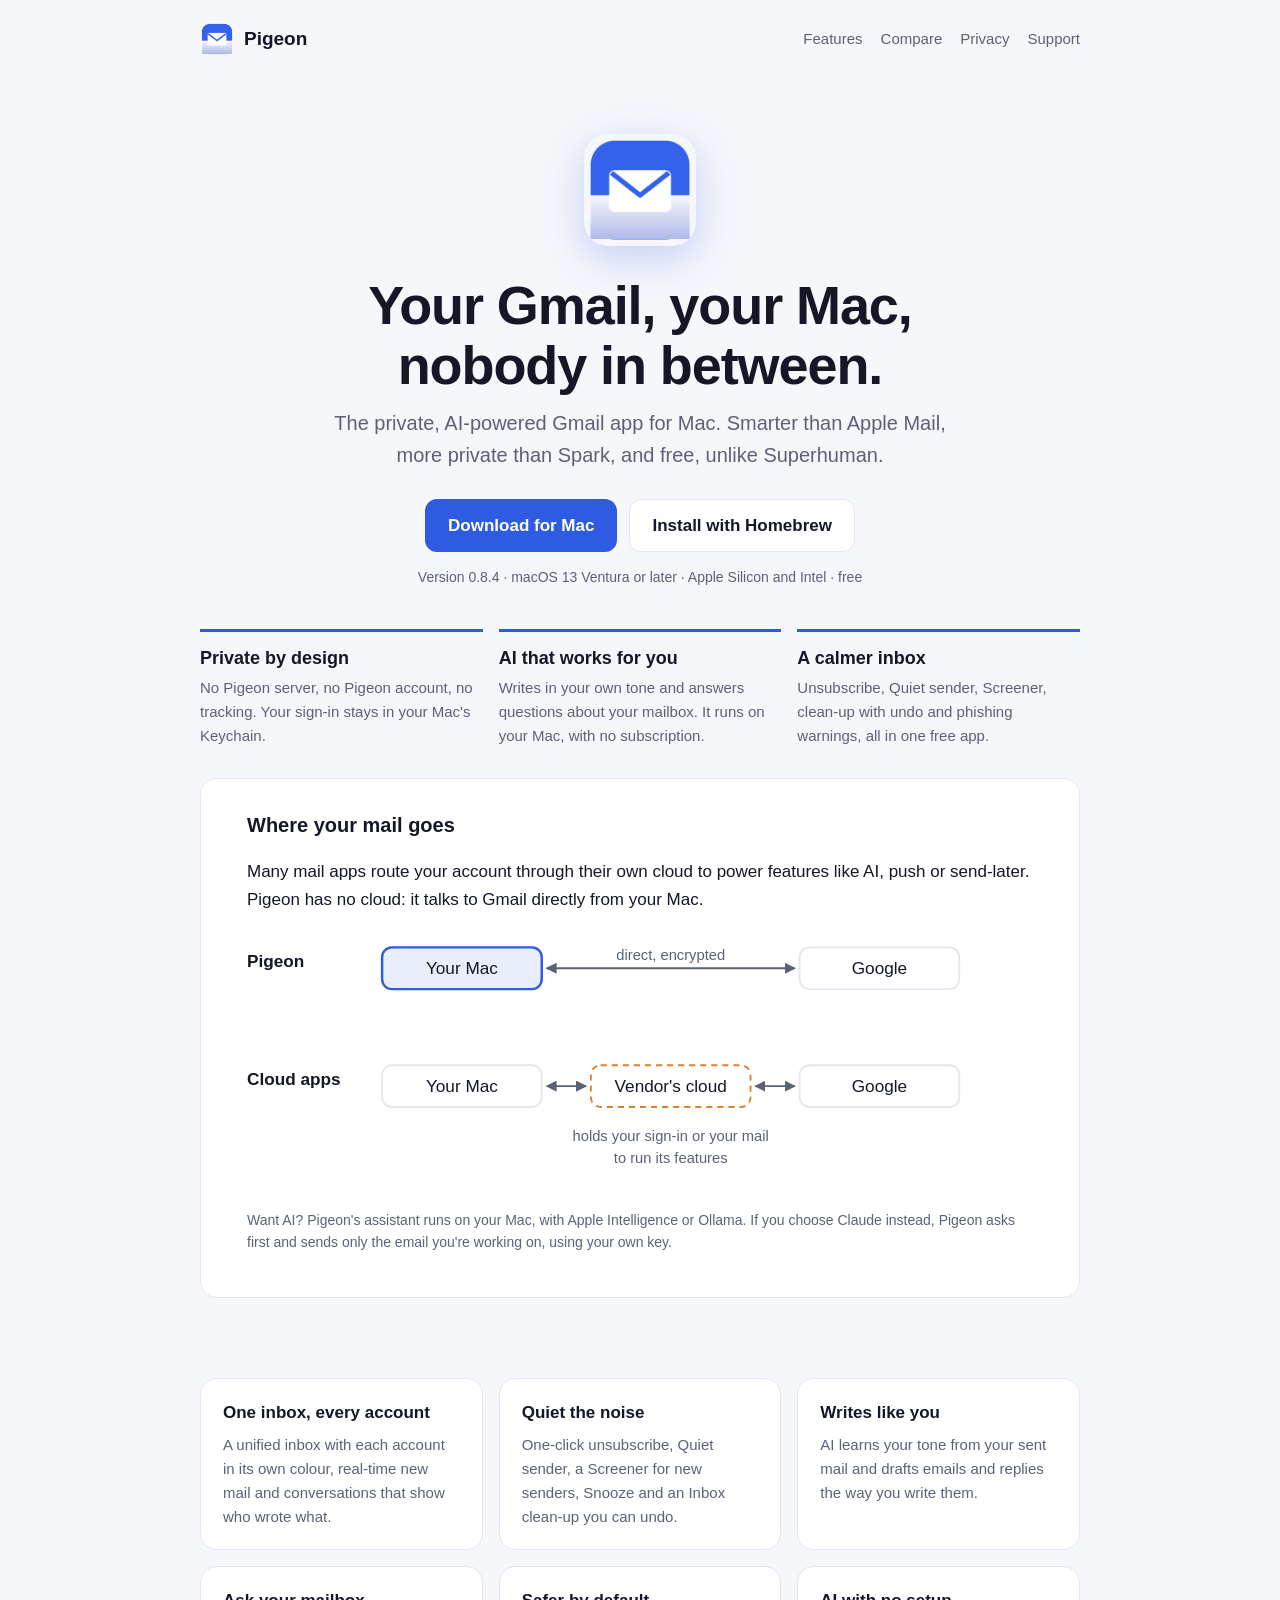
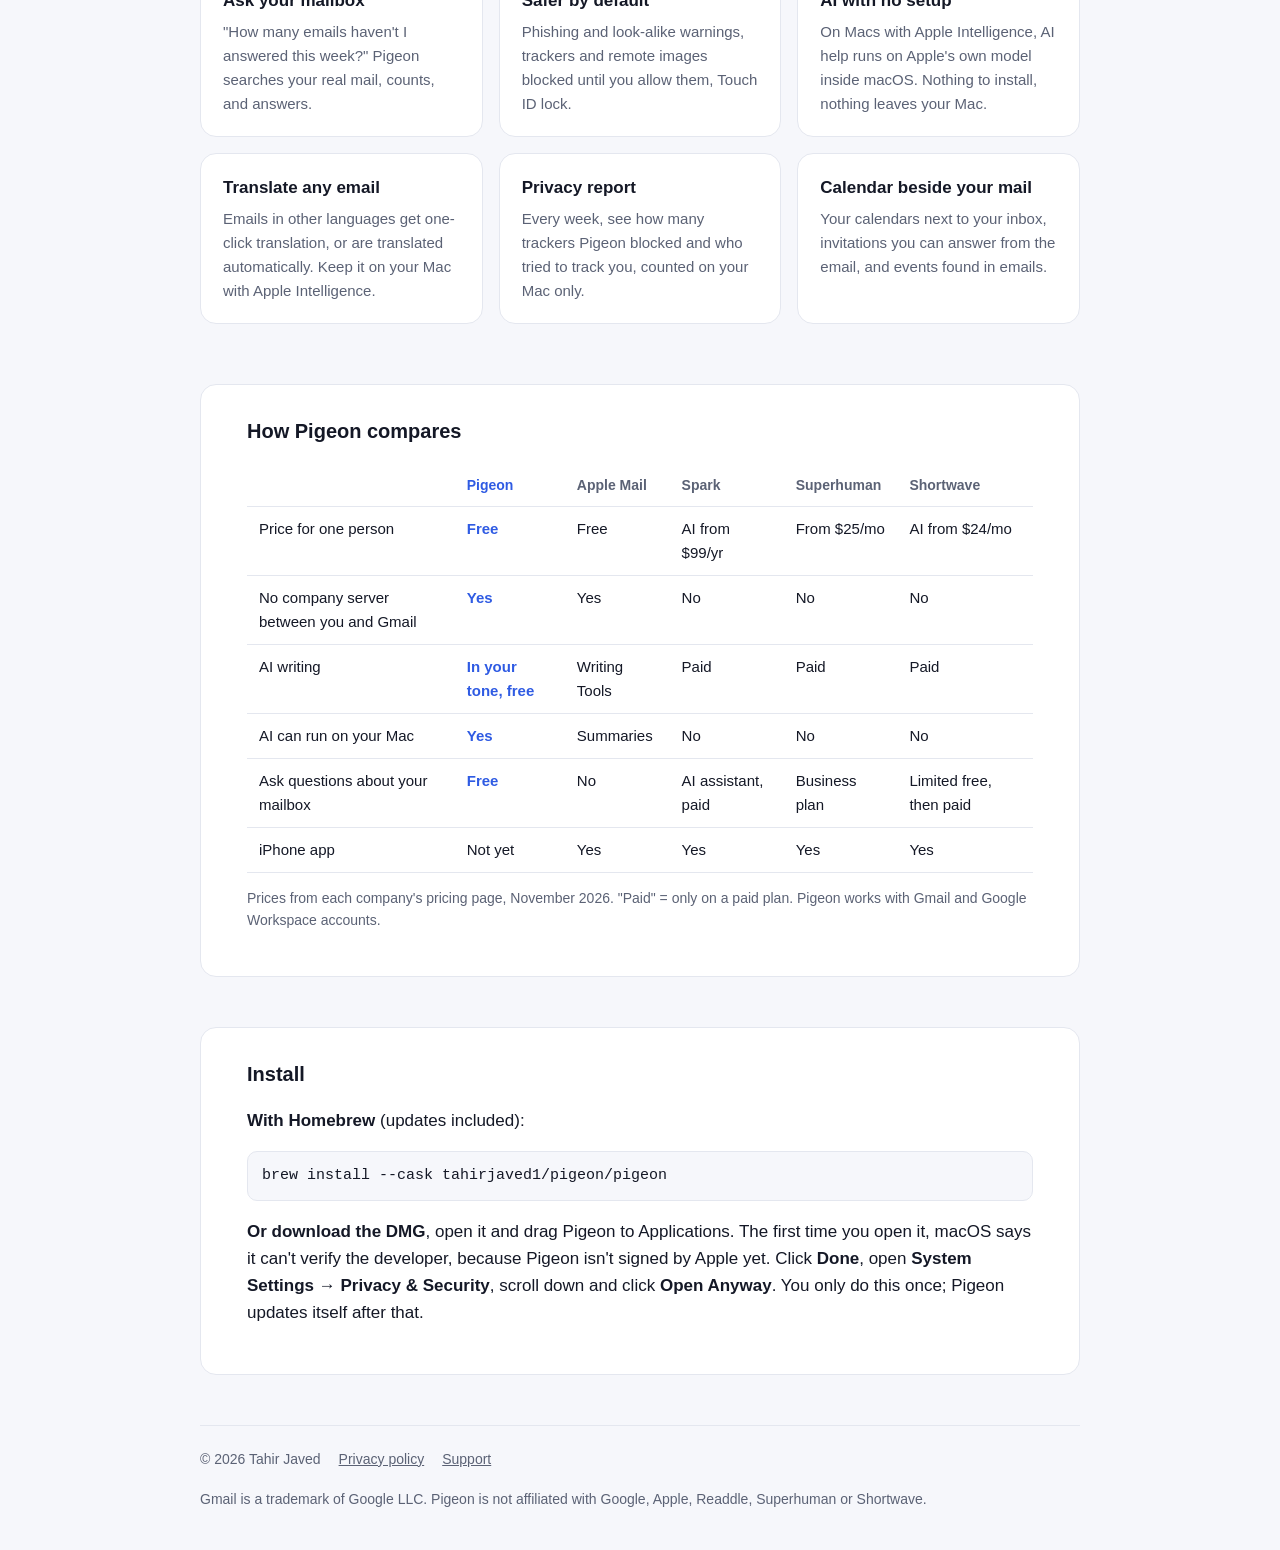
<file: docs/index.html>
<!doctype html>
<html lang="en">
<head>
<meta charset="utf-8">
<meta name="viewport" content="width=device-width, initial-scale=1">
<title>Pigeon — private, AI-powered Gmail for your Mac</title>
<meta name="description" content="Pigeon is a free, private Gmail app for the Mac with an AI assistant that writes like you. No Pigeon server, no account, no tracking.">
<link rel="icon" href="icon.png">
<link rel="stylesheet" href="site.css">
<!-- Google Search Console verification: paste the <meta name="google-site-verification" ...> tag here -->
</head>
<body>
<div class="wrap">
<header class="top">
  <a class="brand" href="index.html"><img src="icon.png" alt="">Pigeon</a>
  <nav><a href="#features">Features</a><a href="#compare">Compare</a><a href="privacy.html">Privacy</a><a href="support.html">Support</a></nav>
</header>

<section class="hero">
  <img src="icon.png" alt="Pigeon icon">
  <h1>Your Gmail, your Mac,<br>nobody in between.</h1>
  <p>The private, AI-powered Gmail app for Mac. Smarter than Apple Mail, more private than Spark, and free, unlike Superhuman.</p>
  <div class="cta">
    <a class="btn primary" href="https://github.com/tahirjaved1/pigeon/releases/latest/download/Pigeon.dmg">Download for Mac</a>
    <a class="btn" href="#install">Install with Homebrew</a>
  </div>
  <p class="small">Version 0.8.4 · macOS 13 Ventura or later · Apple Silicon and Intel · free</p>
</section>

<section class="usp">
  <div><h3>Private by design</h3><p>No Pigeon server, no Pigeon account, no tracking. Your sign-in stays in your Mac's Keychain.</p></div>
  <div><h3>AI that works for you</h3><p>Writes in your own tone and answers questions about your mailbox. It runs on your Mac, with no subscription.</p></div>
  <div><h3>A calmer inbox</h3><p>Unsubscribe, Quiet sender, Screener, clean-up with undo and phishing warnings, all in one free app.</p></div>
</section>

<section class="doc" id="where">
  <h2 style="margin-top:0">Where your mail goes</h2>
  <p>Many mail apps route your account through their own cloud to power features like AI, push or send-later. Pigeon has no cloud: it talks to Gmail directly from your Mac.</p>
  <svg class="flow" viewBox="0 0 640 196" role="img" aria-label="Pigeon connects your Mac straight to Google; cloud mail apps put their own servers in between">
    <defs><marker id="ar" viewBox="0 0 10 10" refX="9" refY="5" markerWidth="6" markerHeight="6" orient="auto-start-reverse"><path d="M0 0L10 5L0 10z" class="fl-line-fill"/></marker></defs>
    <text x="0" y="22" class="fl-h">Pigeon</text>
    <rect x="110" y="6" width="130" height="34" rx="8" class="fl-box accent"/><text x="175" y="28" class="fl-t">Your Mac</text>
    <rect x="450" y="6" width="130" height="34" rx="8" class="fl-box"/><text x="515" y="28" class="fl-t">Google</text>
    <path d="M244 23H446" class="fl-line" marker-end="url(#ar)" marker-start="url(#ar)"/>
    <text x="345" y="16" class="fl-s">direct, encrypted</text>
    <text x="0" y="118" class="fl-h">Cloud apps</text>
    <rect x="110" y="102" width="130" height="34" rx="8" class="fl-box"/><text x="175" y="124" class="fl-t">Your Mac</text>
    <rect x="280" y="102" width="130" height="34" rx="8" class="fl-box warn"/><text x="345" y="124" class="fl-t">Vendor's cloud</text>
    <rect x="450" y="102" width="130" height="34" rx="8" class="fl-box"/><text x="515" y="124" class="fl-t">Google</text>
    <path d="M244 119H276" class="fl-line" marker-end="url(#ar)" marker-start="url(#ar)"/>
    <path d="M414 119H446" class="fl-line" marker-end="url(#ar)" marker-start="url(#ar)"/>
    <text x="345" y="164" class="fl-s">holds your sign-in or your mail</text>
    <text x="345" y="182" class="fl-s">to run its features</text>
  </svg>
  <p class="small">Want AI? Pigeon's assistant runs on your Mac, with Apple Intelligence or Ollama. If you choose Claude instead, Pigeon asks first and sends only the email you're working on, using your own key.</p>
</section>

<section class="grid" id="features">
  <div class="card"><h3>One inbox, every account</h3><p>A unified inbox with each account in its own colour, real-time new mail and conversations that show who wrote what.</p></div>
  <div class="card"><h3>Quiet the noise</h3><p>One-click unsubscribe, Quiet sender, a Screener for new senders, Snooze and an Inbox clean-up you can undo.</p></div>
  <div class="card"><h3>Writes like you</h3><p>AI learns your tone from your sent mail and drafts emails and replies the way you write them.</p></div>
  <div class="card"><h3>Ask your mailbox</h3><p>"How many emails haven't I answered this week?" Pigeon searches your real mail, counts, and answers.</p></div>
  <div class="card"><h3>Safer by default</h3><p>Phishing and look-alike warnings, trackers and remote images blocked until you allow them, Touch ID lock.</p></div>
  <div class="card"><h3>AI with no setup</h3><p>On Macs with Apple Intelligence, AI help runs on Apple's own model inside macOS. Nothing to install, nothing leaves your Mac.</p></div>
  <div class="card"><h3>Translate any email</h3><p>Emails in other languages get one-click translation, or are translated automatically. Keep it on your Mac with Apple Intelligence.</p></div>
  <div class="card"><h3>Privacy report</h3><p>Every week, see how many trackers Pigeon blocked and who tried to track you, counted on your Mac only.</p></div>
  <div class="card"><h3>Calendar beside your mail</h3><p>Your calendars next to your inbox, invitations you can answer from the email, and events found in emails.</p></div>
</section>

<section class="doc" id="compare">
  <h2 style="margin-top:0">How Pigeon compares</h2>
  <div class="tbl">
  <table>
    <thead><tr><th></th><th>Pigeon</th><th>Apple Mail</th><th>Spark</th><th>Superhuman</th><th>Shortwave</th></tr></thead>
    <tbody>
      <tr><th>Price for one person</th><td class="yes">Free</td><td>Free</td><td>AI from $99/yr</td><td>From $25/mo</td><td>AI from $24/mo</td></tr>
      <tr><th>No company server between you and Gmail</th><td class="yes">Yes</td><td>Yes</td><td>No</td><td>No</td><td>No</td></tr>
      <tr><th>AI writing</th><td class="yes">In your tone, free</td><td>Writing Tools</td><td>Paid</td><td>Paid</td><td>Paid</td></tr>
      <tr><th>AI can run on your Mac</th><td class="yes">Yes</td><td>Summaries</td><td>No</td><td>No</td><td>No</td></tr>
      <tr><th>Ask questions about your mailbox</th><td class="yes">Free</td><td>No</td><td>AI assistant, paid</td><td>Business plan</td><td>Limited free, then paid</td></tr>
      <tr><th>iPhone app</th><td>Not yet</td><td>Yes</td><td>Yes</td><td>Yes</td><td>Yes</td></tr>
    </tbody>
  </table>
  </div>
  <p class="small">Prices from each company's pricing page, November 2026. "Paid" = only on a paid plan. Pigeon works with Gmail and Google Workspace accounts.</p>
</section>

<section class="doc" id="install">
  <h2 style="margin-top:0">Install</h2>
  <p><b>With Homebrew</b> (updates included):</p>
  <pre><code>brew install --cask tahirjaved1/pigeon/pigeon</code></pre>
  <p><b>Or download the DMG</b>, open it and drag Pigeon to Applications. The first time you open it, macOS says it can't verify the developer, because Pigeon isn't signed by Apple yet. Click <b>Done</b>, open <b>System Settings → Privacy &amp; Security</b>, scroll down and click <b>Open Anyway</b>. You only do this once; Pigeon updates itself after that.</p>
</section>

<footer>
  <span>© 2026 Tahir Javed</span>
  <a href="privacy.html">Privacy policy</a>
  <a href="support.html">Support</a>
  <span>Gmail is a trademark of Google LLC. Pigeon is not affiliated with Google, Apple, Readdle, Superhuman or Shortwave.</span>
</footer>
</div>
</body>
</html>
</file>
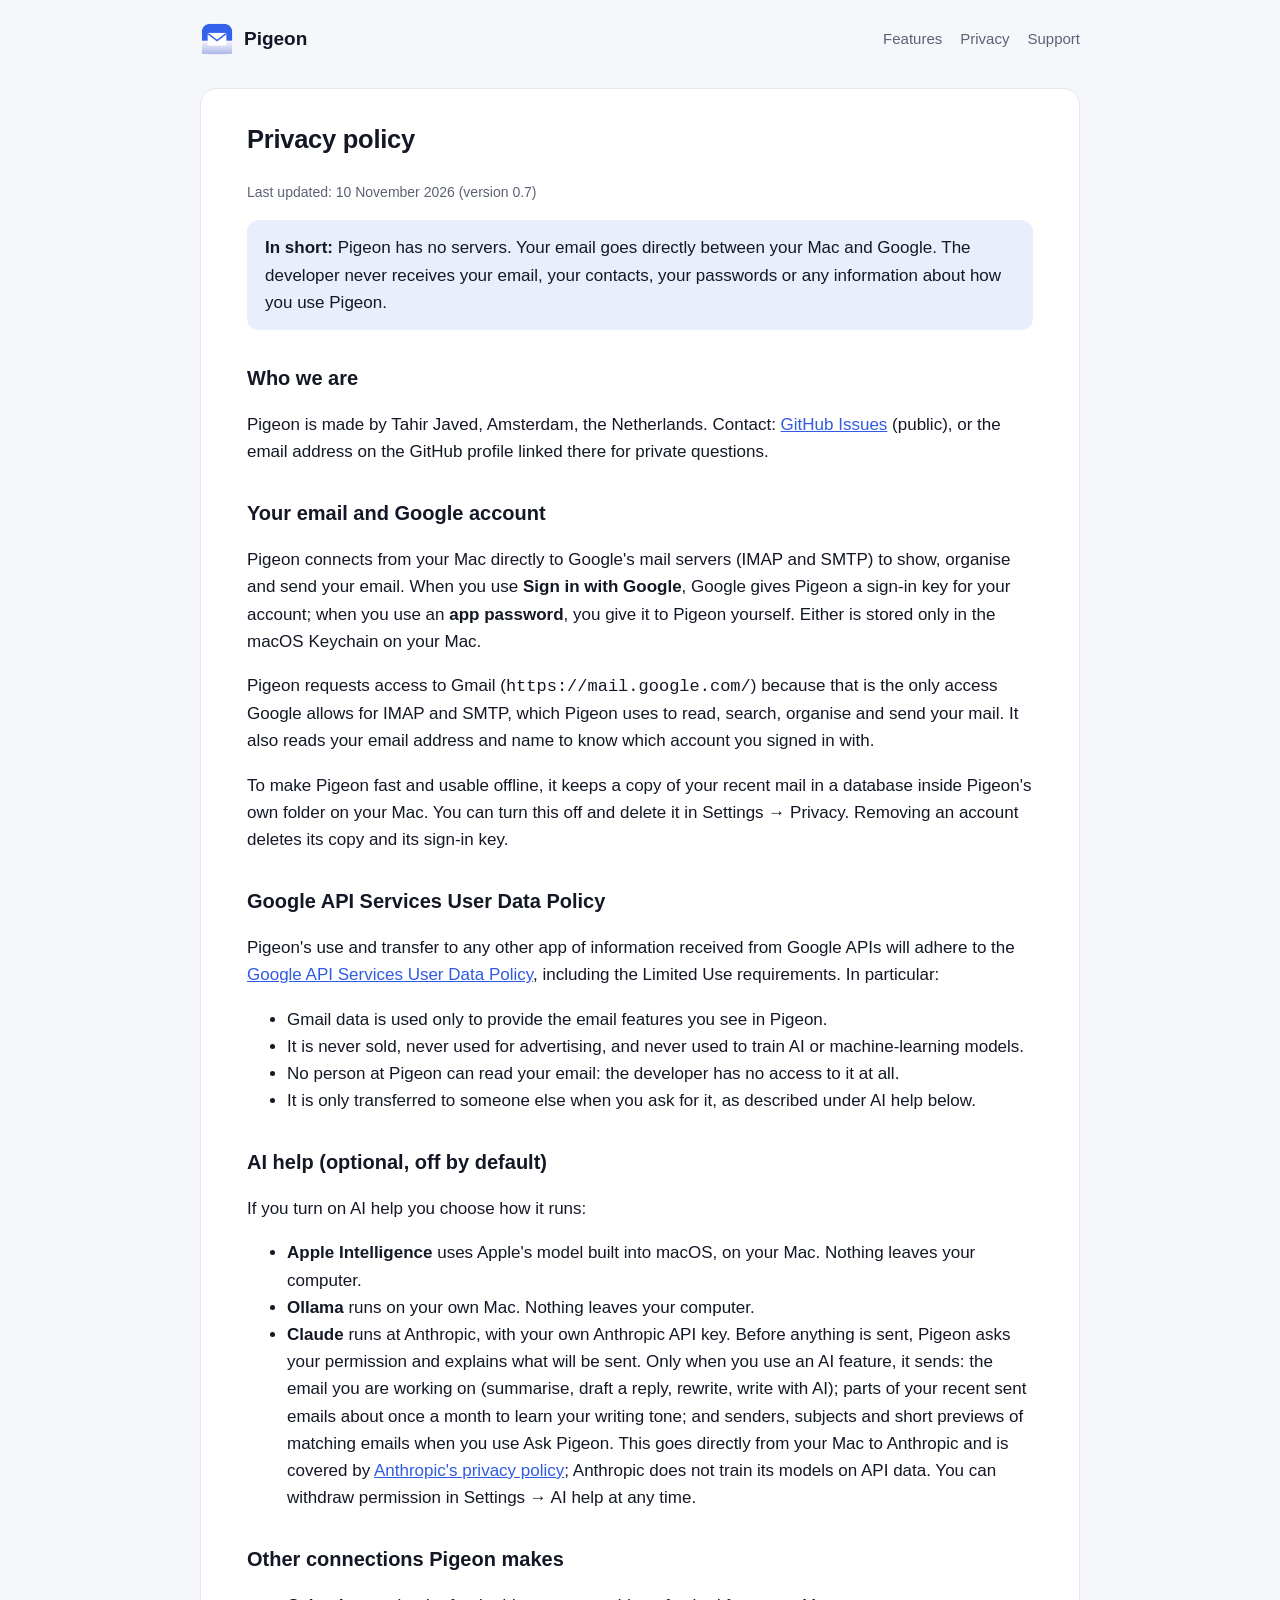
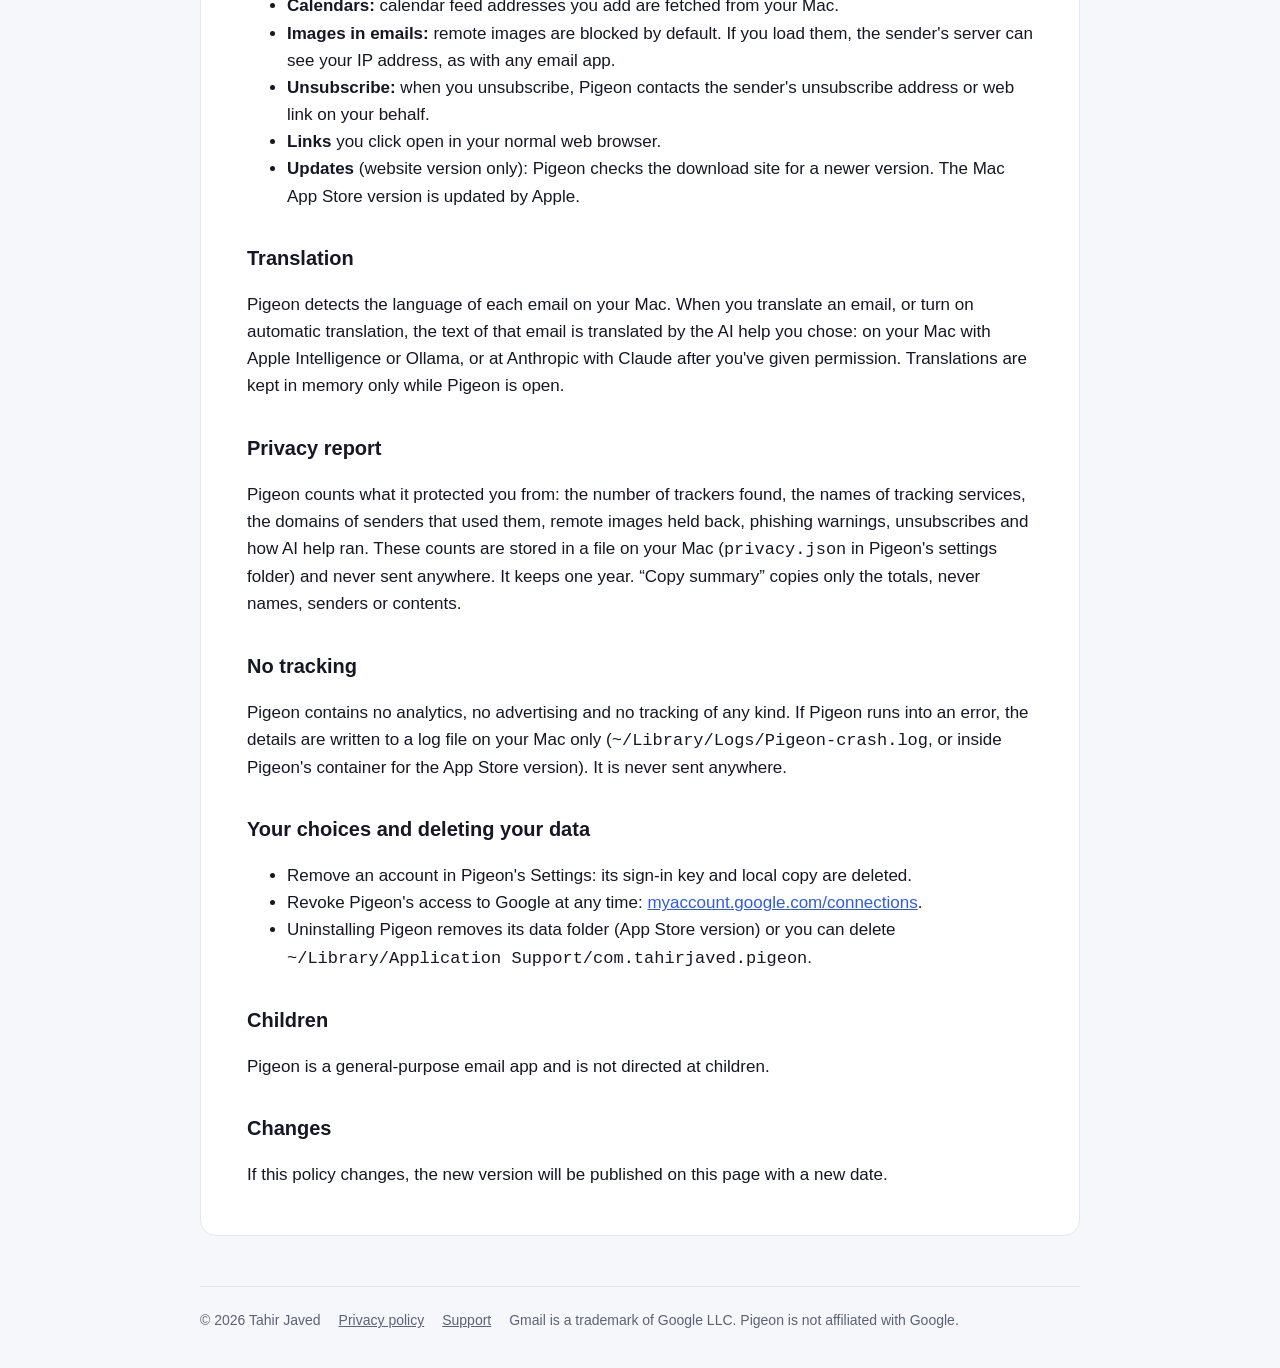
<file: docs/privacy.html>
<!doctype html>
<html lang="en">
<head>
<meta charset="utf-8">
<meta name="viewport" content="width=device-width, initial-scale=1">
<title>Privacy policy — Pigeon</title>
<meta name="description" content="How Pigeon handles your data: it stays on your Mac.">
<link rel="icon" href="icon.png">
<link rel="stylesheet" href="site.css">
<!-- Google Search Console verification: paste the <meta name="google-site-verification" ...> tag here -->
</head>
<body>
<div class="wrap">
<header class="top">
  <a class="brand" href="index.html"><img src="icon.png" alt="">Pigeon</a>
  <nav><a href="index.html#features">Features</a><a href="privacy.html">Privacy</a><a href="support.html">Support</a></nav>
</header>
<article class="doc">
<h1>Privacy policy</h1>
<p class="small">Last updated: 10 November 2026 (version 0.7)</p>
<p class="box"><b>In short:</b> Pigeon has no servers. Your email goes directly between your Mac and Google. The developer never receives your email, your contacts, your passwords or any information about how you use Pigeon.</p>

<h2>Who we are</h2>
<p>Pigeon is made by Tahir Javed, Amsterdam, the Netherlands. Contact: <a href="https://github.com/tahirjaved1/pigeon/issues">GitHub Issues</a> (public), or the email address on the GitHub profile linked there for private questions.</p>

<h2>Your email and Google account</h2>
<p>Pigeon connects from your Mac directly to Google's mail servers (IMAP and SMTP) to show, organise and send your email. When you use <b>Sign in with Google</b>, Google gives Pigeon a sign-in key for your account; when you use an <b>app password</b>, you give it to Pigeon yourself. Either is stored only in the macOS Keychain on your Mac.</p>
<p>Pigeon requests access to Gmail (<code>https://mail.google.com/</code>) because that is the only access Google allows for IMAP and SMTP, which Pigeon uses to read, search, organise and send your mail. It also reads your email address and name to know which account you signed in with.</p>
<p>To make Pigeon fast and usable offline, it keeps a copy of your recent mail in a database inside Pigeon's own folder on your Mac. You can turn this off and delete it in Settings → Privacy. Removing an account deletes its copy and its sign-in key.</p>

<h2>Google API Services User Data Policy</h2>
<p>Pigeon's use and transfer to any other app of information received from Google APIs will adhere to the <a href="https://developers.google.com/terms/api-services-user-data-policy">Google API Services User Data Policy</a>, including the Limited Use requirements. In particular:</p>
<ul>
  <li>Gmail data is used only to provide the email features you see in Pigeon.</li>
  <li>It is never sold, never used for advertising, and never used to train AI or machine-learning models.</li>
  <li>No person at Pigeon can read your email: the developer has no access to it at all.</li>
  <li>It is only transferred to someone else when you ask for it, as described under AI help below.</li>
</ul>

<h2>AI help (optional, off by default)</h2>
<p>If you turn on AI help you choose how it runs:</p>
<ul>
  <li><b>Apple Intelligence</b> uses Apple's model built into macOS, on your Mac. Nothing leaves your computer.</li>
  <li><b>Ollama</b> runs on your own Mac. Nothing leaves your computer.</li>
  <li><b>Claude</b> runs at Anthropic, with your own Anthropic API key. Before anything is sent, Pigeon asks your permission and explains what will be sent. Only when you use an AI feature, it sends: the email you are working on (summarise, draft a reply, rewrite, write with AI); parts of your recent sent emails about once a month to learn your writing tone; and senders, subjects and short previews of matching emails when you use Ask Pigeon. This goes directly from your Mac to Anthropic and is covered by <a href="https://www.anthropic.com/legal/privacy">Anthropic's privacy policy</a>; Anthropic does not train its models on API data. You can withdraw permission in Settings → AI help at any time.</li>
</ul>

<h2>Other connections Pigeon makes</h2>
<ul>
  <li><b>Calendars:</b> calendar feed addresses you add are fetched from your Mac.</li>
  <li><b>Images in emails:</b> remote images are blocked by default. If you load them, the sender's server can see your IP address, as with any email app.</li>
  <li><b>Unsubscribe:</b> when you unsubscribe, Pigeon contacts the sender's unsubscribe address or web link on your behalf.</li>
  <li><b>Links</b> you click open in your normal web browser.</li>
  <li><b>Updates</b> (website version only): Pigeon checks the download site for a newer version. The Mac App Store version is updated by Apple.</li>
</ul>

<h2>Translation</h2>
<p>Pigeon detects the language of each email on your Mac. When you translate an email, or turn on automatic translation, the text of that email is translated by the AI help you chose: on your Mac with Apple Intelligence or Ollama, or at Anthropic with Claude after you've given permission. Translations are kept in memory only while Pigeon is open.</p>

<h2>Privacy report</h2>
<p>Pigeon counts what it protected you from: the number of trackers found, the names of tracking services, the domains of senders that used them, remote images held back, phishing warnings, unsubscribes and how AI help ran. These counts are stored in a file on your Mac (<code>privacy.json</code> in Pigeon's settings folder) and never sent anywhere. It keeps one year. “Copy summary” copies only the totals, never names, senders or contents.</p>

<h2>No tracking</h2>
<p>Pigeon contains no analytics, no advertising and no tracking of any kind. If Pigeon runs into an error, the details are written to a log file on your Mac only (<code>~/Library/Logs/Pigeon-crash.log</code>, or inside Pigeon's container for the App Store version). It is never sent anywhere.</p>

<h2>Your choices and deleting your data</h2>
<ul>
  <li>Remove an account in Pigeon's Settings: its sign-in key and local copy are deleted.</li>
  <li>Revoke Pigeon's access to Google at any time: <a href="https://myaccount.google.com/connections">myaccount.google.com/connections</a>.</li>
  <li>Uninstalling Pigeon removes its data folder (App Store version) or you can delete <code>~/Library/Application Support/com.tahirjaved.pigeon</code>.</li>
</ul>

<h2>Children</h2>
<p>Pigeon is a general-purpose email app and is not directed at children.</p>

<h2>Changes</h2>
<p>If this policy changes, the new version will be published on this page with a new date.</p>
</article>
<footer>
  <span>© 2026 Tahir Javed</span>
  <a href="privacy.html">Privacy policy</a>
  <a href="support.html">Support</a>
  <span>Gmail is a trademark of Google LLC. Pigeon is not affiliated with Google.</span>
</footer>
</div>
</body>
</html>
</file>
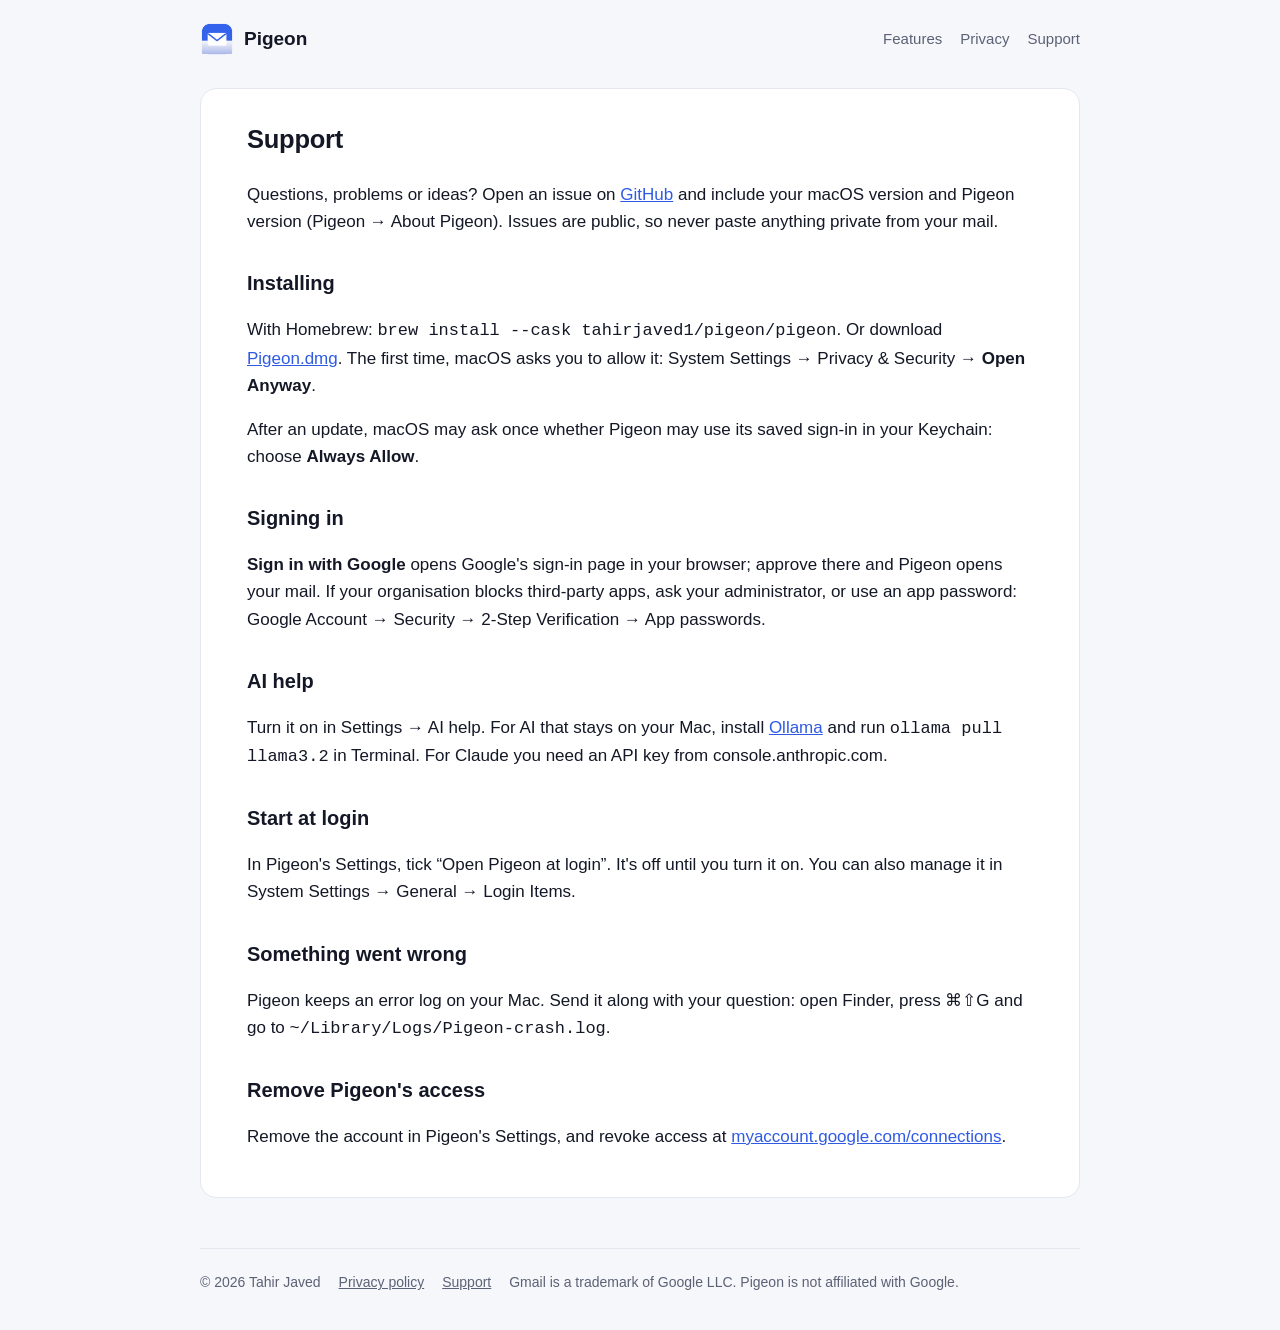
<file: docs/support.html>
<!doctype html>
<html lang="en">
<head>
<meta charset="utf-8">
<meta name="viewport" content="width=device-width, initial-scale=1">
<title>Support — Pigeon</title>
<meta name="description" content="Help with Pigeon, the Mac email app for Gmail.">
<link rel="icon" href="icon.png">
<link rel="stylesheet" href="site.css">
<!-- Google Search Console verification: paste the <meta name="google-site-verification" ...> tag here -->
</head>
<body>
<div class="wrap">
<header class="top">
  <a class="brand" href="index.html"><img src="icon.png" alt="">Pigeon</a>
  <nav><a href="index.html#features">Features</a><a href="privacy.html">Privacy</a><a href="support.html">Support</a></nav>
</header>
<article class="doc">
<h1>Support</h1>
<p>Questions, problems or ideas? Open an issue on <a href="https://github.com/tahirjaved1/pigeon/issues">GitHub</a> and include your macOS version and Pigeon version (Pigeon → About Pigeon). Issues are public, so never paste anything private from your mail.</p>
<h2>Installing</h2>
<p>With Homebrew: <code>brew install --cask tahirjaved1/pigeon/pigeon</code>. Or download <a href="https://github.com/tahirjaved1/pigeon/releases/latest/download/Pigeon.dmg">Pigeon.dmg</a>. The first time, macOS asks you to allow it: System Settings → Privacy &amp; Security → <b>Open Anyway</b>.</p>
<p>After an update, macOS may ask once whether Pigeon may use its saved sign-in in your Keychain: choose <b>Always Allow</b>.</p>
<h2>Signing in</h2>
<p><b>Sign in with Google</b> opens Google's sign-in page in your browser; approve there and Pigeon opens your mail. If your organisation blocks third-party apps, ask your administrator, or use an app password: Google Account → Security → 2-Step Verification → App passwords.</p>
<h2>AI help</h2>
<p>Turn it on in Settings → AI help. For AI that stays on your Mac, install <a href="https://ollama.com">Ollama</a> and run <code>ollama pull llama3.2</code> in Terminal. For Claude you need an API key from console.anthropic.com.</p>
<h2>Start at login</h2>
<p>In Pigeon's Settings, tick “Open Pigeon at login”. It's off until you turn it on. You can also manage it in System Settings → General → Login Items.</p>
<h2>Something went wrong</h2>
<p>Pigeon keeps an error log on your Mac. Send it along with your question: open Finder, press ⌘⇧G and go to <code>~/Library/Logs/Pigeon-crash.log</code>.</p>
<h2>Remove Pigeon's access</h2>
<p>Remove the account in Pigeon's Settings, and revoke access at <a href="https://myaccount.google.com/connections">myaccount.google.com/connections</a>.</p>
</article>
<footer>
  <span>© 2026 Tahir Javed</span>
  <a href="privacy.html">Privacy policy</a>
  <a href="support.html">Support</a>
  <span>Gmail is a trademark of Google LLC. Pigeon is not affiliated with Google.</span>
</footer>
</div>
</body>
</html>
</file>
<file: docs/site.css>
:root { --bg: #f6f7fb; --pane: #fff; --text: #141826; --muted: #5b6275; --line: #e4e7ef; --accent: #2f5be3; --accent-soft: #e9eefc; }
@media (prefers-color-scheme: dark) { :root { --bg: #0f1117; --pane: #171a23; --text: #e9ebf2; --muted: #9aa1b5; --line: #262a36; --accent: #7c9bff; --accent-soft: #1d2440; } }
* { box-sizing: border-box; }
body { margin: 0; background: var(--bg); color: var(--text); font: 17px/1.6 -apple-system, BlinkMacSystemFont, "Inter", "Segoe UI", sans-serif; }
a { color: var(--accent); }
.wrap { max-width: 920px; margin: 0 auto; padding: 0 20px; }
header.top { display: flex; align-items: center; justify-content: space-between; padding: 22px 0; }
.brand { display: flex; align-items: center; gap: 10px; font-weight: 700; font-size: 19px; color: var(--text); text-decoration: none; }
.brand img { width: 34px; height: 34px; border-radius: 8px; }
nav a { margin-left: 18px; color: var(--muted); text-decoration: none; font-size: 15px; }
nav a:hover { color: var(--text); }
.hero { text-align: center; padding: 56px 0 40px; }
.hero img { width: 112px; height: 112px; border-radius: 24px; box-shadow: 0 12px 40px rgba(47, 91, 227, .25); }
.hero h1 { font-size: clamp(34px, 6vw, 54px); line-height: 1.1; margin: 22px 0 12px; letter-spacing: -.02em; }
.hero p { color: var(--muted); font-size: 20px; max-width: 620px; margin: 0 auto; }
.cta { display: flex; gap: 12px; justify-content: center; flex-wrap: wrap; margin-top: 28px; }
.btn { display: inline-flex; align-items: center; gap: 8px; padding: 12px 22px; border-radius: 12px; font-weight: 600; text-decoration: none; border: 1px solid var(--line); color: var(--text); background: var(--pane); }
.btn.primary { background: var(--accent); color: #fff; border-color: transparent; }
.small { font-size: 14px; color: var(--muted); }
.grid { display: grid; grid-template-columns: repeat(auto-fit, minmax(250px, 1fr)); gap: 16px; padding: 30px 0 50px; }
.card { background: var(--pane); border: 1px solid var(--line); border-radius: 16px; padding: 20px 22px; }
.card h3 { margin: 0 0 6px; font-size: 17px; }
.card p { margin: 0; color: var(--muted); font-size: 15px; }
.doc { background: var(--pane); border: 1px solid var(--line); border-radius: 16px; padding: 30px clamp(20px, 5vw, 46px); margin: 10px 0 50px; }
.doc h1 { margin-top: 0; letter-spacing: -.01em; }
.doc h2 { font-size: 20px; margin-top: 32px; }
.doc .box { background: var(--accent-soft); border-radius: 12px; padding: 14px 18px; }
footer { border-top: 1px solid var(--line); padding: 22px 0 40px; color: var(--muted); font-size: 14px; display: flex; gap: 18px; flex-wrap: wrap; }
footer a { color: var(--muted); }
.hero p.small { font-size: 14px; margin-top: 14px; }
pre { background: var(--bg); border: 1px solid var(--line); border-radius: 10px; padding: 12px 14px; overflow-x: auto; font-size: 15px; }
.usp { display: grid; grid-template-columns: repeat(auto-fit, minmax(240px, 1fr)); gap: 16px; margin: 0 0 30px; }
.usp div { border-top: 3px solid var(--accent); padding-top: 12px; }
.usp h3 { margin: 0 0 4px; font-size: 18px; }
.usp p { margin: 0; color: var(--muted); font-size: 15px; }
.flow { width: 100%; height: auto; margin: 10px 0 6px; }
.fl-h { font-size: 14px; font-weight: 700; fill: var(--text); }
.fl-t { font-size: 14px; text-anchor: middle; fill: var(--text); }
.fl-s { font-size: 12px; text-anchor: middle; fill: var(--muted); }
.fl-box { fill: none; stroke: var(--line); stroke-width: 1.5; }
.fl-box.accent { stroke: var(--accent); fill: var(--accent-soft); stroke-width: 2; }
.fl-box.warn { stroke: #d9822b; stroke-dasharray: 5 4; stroke-width: 1.5; }
.fl-line { stroke: var(--muted); stroke-width: 1.5; fill: none; }
.fl-line-fill { fill: var(--muted); }
.tbl { overflow-x: auto; }
.doc table { width: 100%; border-collapse: collapse; font-size: 15px; min-width: 560px; }
.doc th, .doc td { padding: 10px 12px; border-bottom: 1px solid var(--line); text-align: left; vertical-align: top; }
.doc thead th { font-size: 14px; color: var(--muted); }
.doc thead th:nth-child(2), .doc td.yes { color: var(--accent); font-weight: 700; }
.doc tbody th { font-weight: 500; }
@media (max-width: 560px) {
  header.top { flex-wrap: wrap; gap: 8px; }
  nav a { margin: 0 14px 0 0; font-size: 14px; }
  .fl-t { font-size: 18px; } .fl-h { font-size: 18px; } .fl-s { font-size: 15px; }
}
</file>
